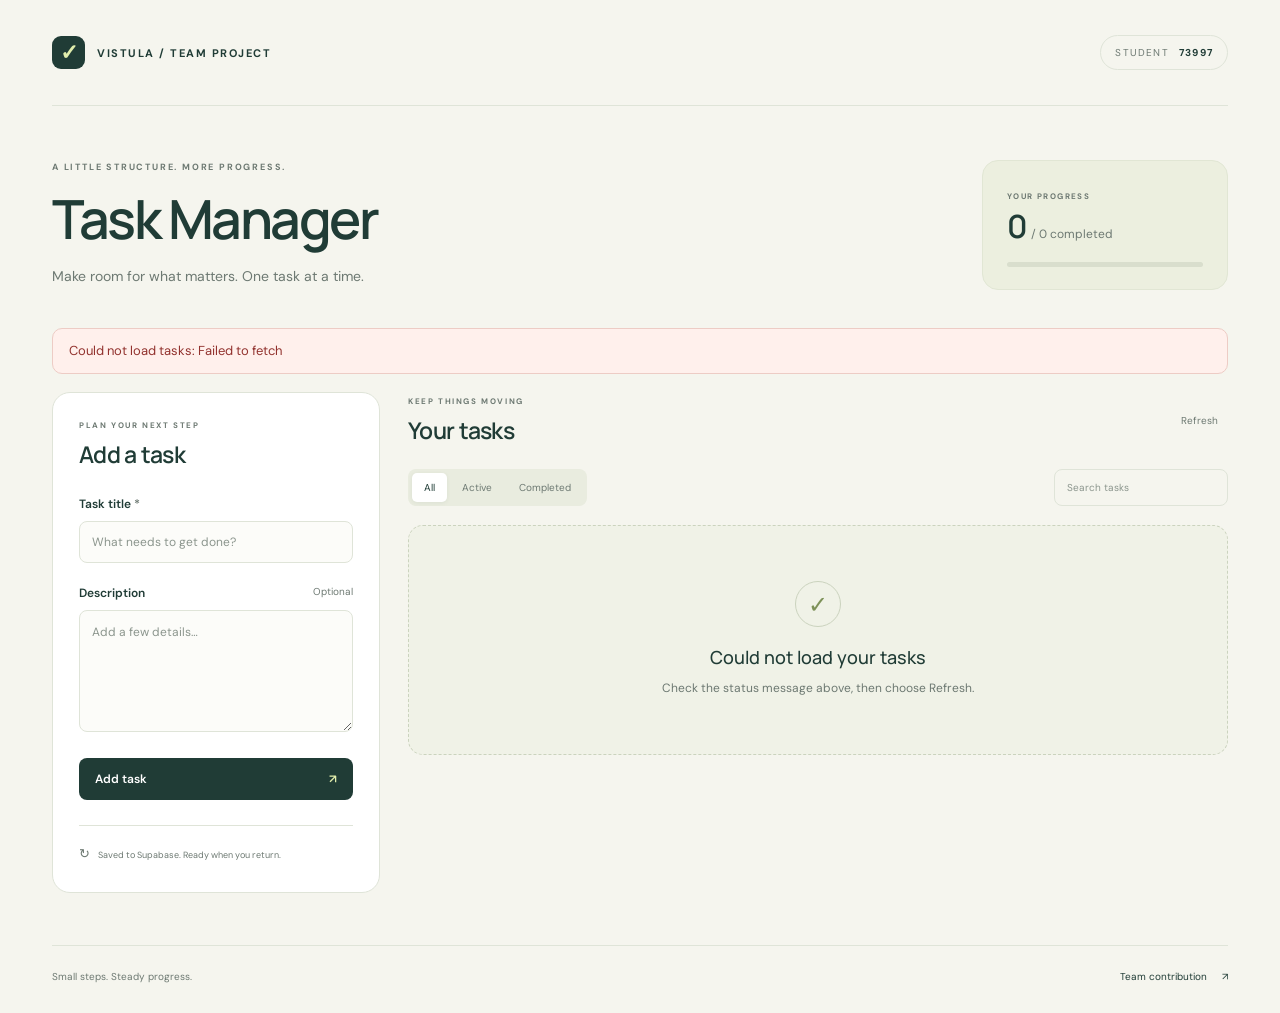
<file: index.html>
<!DOCTYPE html>
<html lang="en">
<head>
  <meta charset="UTF-8">
  <meta name="viewport" content="width=device-width, initial-scale=1.0">
  <meta name="theme-color" content="#203c36">
  <title>Task Manager · Student 73997</title>
  <link rel="stylesheet" href="style.css">
  <script src="app.js" defer></script>
</head>
<body>
  <div class="app-shell">
    <header class="page-header">
      <a class="wordmark" href="index.html" aria-label="Task Manager home"><span class="brand-mark" aria-hidden="true">✓</span> VISTULA / TEAM PROJECT</a>
      <p class="student-badge">STUDENT <span id="student-id">73997</span></p>
    </header>
    <main>
      <section class="intro" aria-labelledby="page-title">
        <div><p class="eyebrow">A LITTLE STRUCTURE. MORE PROGRESS.</p><h1 id="page-title">Task Manager</h1><p class="intro-copy">Make room for what matters. One task at a time.</p></div>
        <div class="progress-card"><span class="eyebrow">YOUR PROGRESS</span><p><strong id="completed-count">0</strong><span> / <span id="total-count">0</span> completed</span></p><progress id="task-progress" max="1" value="0" aria-label="Completed tasks"></progress></div>
      </section>
      <p id="status-message" class="status-message" role="status" aria-live="polite"></p>
      <div class="workspace">
        <section class="form-panel" aria-labelledby="form-heading">
          <p class="eyebrow">PLAN YOUR NEXT STEP</p><h2 id="form-heading">Add a task</h2>
          <form id="task-form">
            <label for="task-title">Task title <span aria-hidden="true">*</span></label>
            <input id="task-title" name="title" type="text" required maxlength="200" placeholder="What needs to get done?" autocomplete="off">
            <label for="task-description">Description <span class="optional">Optional</span></label>
            <textarea id="task-description" name="description" rows="5" maxlength="4000" placeholder="Add a few details…"></textarea>
            <button id="task-submit" type="submit" class="primary-button" disabled>Add task <span aria-hidden="true">↗</span></button>
            <button id="cancel-edit" type="button" class="secondary-button" hidden>Cancel editing</button>
          </form>
          <p class="storage-note"><span aria-hidden="true">↻</span> Saved to Supabase. Ready when you return.</p>
        </section>
        <section class="list-panel" aria-labelledby="list-heading" aria-busy="true">
          <div class="list-header"><div><p class="eyebrow">KEEP THINGS MOVING</p><h2 id="list-heading">Your tasks</h2></div><button id="refresh-tasks" type="button" class="text-button" disabled>Refresh</button></div>
          <div class="list-tools"><div class="filters" role="group" aria-label="Filter tasks"><button type="button" data-filter="all" aria-pressed="true">All</button><button type="button" data-filter="active" aria-pressed="false">Active</button><button type="button" data-filter="completed" aria-pressed="false">Completed</button></div><label class="search-label" for="task-search"><span class="sr-only">Search tasks</span><input id="task-search" type="search" placeholder="Search tasks"></label></div>
          <ul id="task-list" aria-label="Tasks"></ul>
          <div id="empty-state" class="empty-state"><span class="empty-icon" aria-hidden="true">✓</span><h3 id="empty-title">Loading your tasks…</h3><p id="empty-description">Getting everything ready.</p></div>
          <p id="visible-count" class="visible-count"></p>
        </section>
      </div>
    </main>
    <footer><span>Small steps. Steady progress.</span><a id="contribution-link" href="contribution.html">Team contribution <span aria-hidden="true">↗</span></a></footer>
  </div>
</body>
</html>
</file>
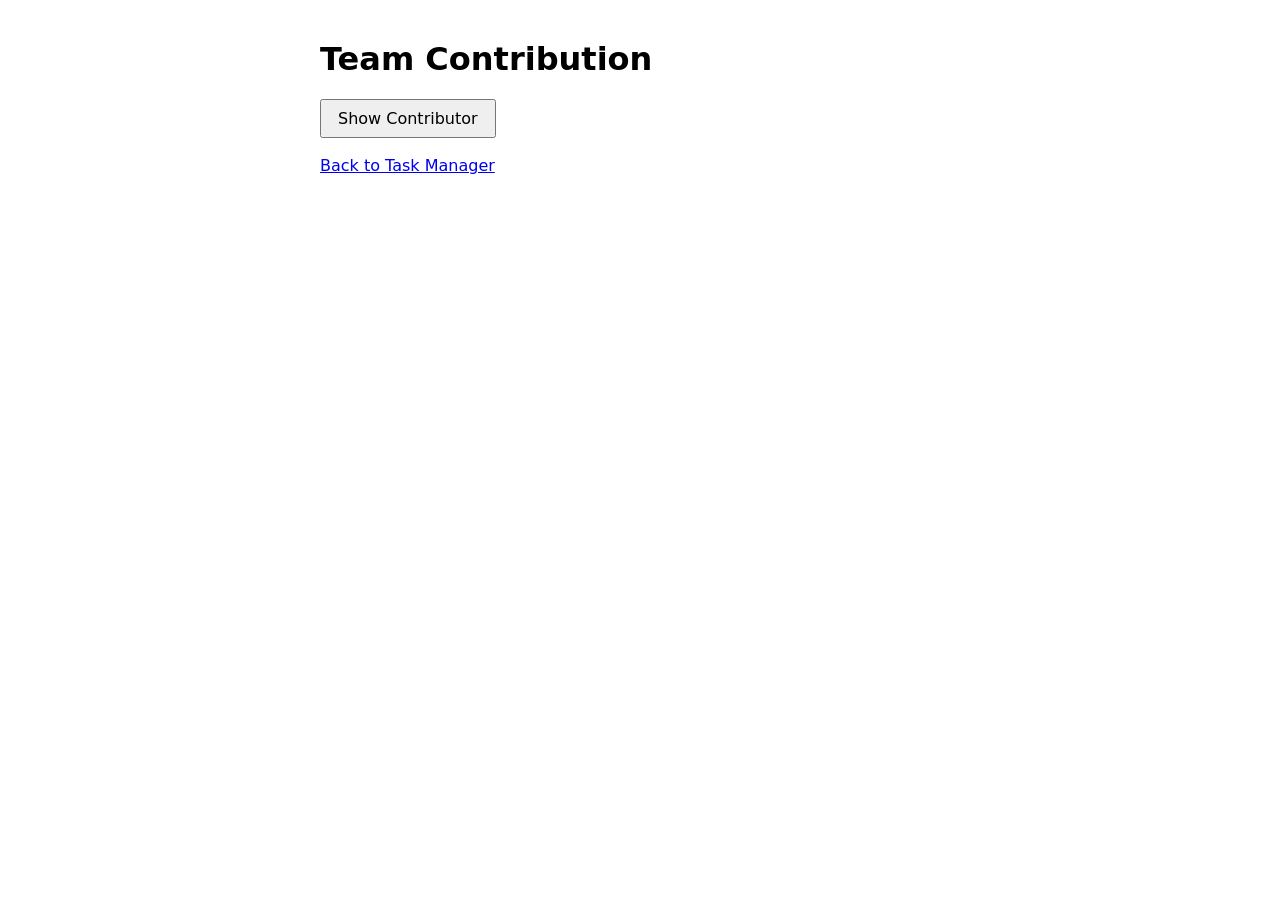
<file: contribution.html>
<!DOCTYPE html>
<html lang="en">
<head>
  <meta charset="UTF-8">
  <meta name="viewport" content="width=device-width, initial-scale=1.0">
  <title>Team Contribution</title>
  <style>
    body { font-family: system-ui, -apple-system, "Segoe UI", Roboto, sans-serif; max-width: 640px; margin: 40px auto; padding: 0 16px; }
    button { padding: 8px 16px; font: inherit; cursor: pointer; }
    #contributor-student-id { margin-top: 16px; font-size: 1.1rem; font-weight: 600; }
  </style>
</head>
<body>
  <h1>Team Contribution</h1>

  <button id="load-contributor" type="button">Show Contributor</button>
  <p id="contributor-student-id"></p>

  <p><a href="index.html">Back to Task Manager</a></p>

  <script>
    document.getElementById('load-contributor').addEventListener('click', async () => {
      const output = document.getElementById('contributor-student-id');
      try {
        const response = await fetch('contribution.json', { cache: 'no-store' });
        if (!response.ok) throw new Error(`HTTP ${response.status}`);
        const data = await response.json();
        output.textContent = `Contributor Student ID: ${data.contributorStudentId}`;
      } catch (error) {
        output.textContent = `Could not load contributor: ${error.message}`;
      }
    });
  </script>
</body>
</html>
</file>
<file: style.css>
@import url('https://fonts.googleapis.com/css2?family=DM+Sans:wght@400;500;600;700&family=Manrope:wght@400;500;600;700;800&display=swap');
:root{color-scheme:light;--ink:#203c36;--muted:#6d7972;--paper:#f5f5ee;--line:#dfe4d8;--accent:#e0edac;--white:#fff;--red:#a33132;font-family:'DM Sans',sans-serif;color:var(--ink);background:var(--paper)}
*{box-sizing:border-box}body{margin:0}button,input,textarea{font:inherit}button,a,input,textarea{touch-action:manipulation}button{cursor:pointer}button:disabled{opacity:.5;cursor:wait}a{color:inherit}button:focus-visible,a:focus-visible,input:focus-visible,textarea:focus-visible{outline:3px solid #748d37;outline-offset:3px}[hidden]{display:none!important}.app-shell{max-width:1256px;margin:auto;padding:0 40px}.page-header{display:flex;justify-content:space-between;align-items:center;gap:20px;min-height:106px;border-bottom:1px solid var(--line)}.wordmark{display:flex;align-items:center;gap:12px;text-decoration:none;font-size:11px;font-weight:700;letter-spacing:1.5px}.brand-mark{display:grid;place-items:center;width:33px;height:33px;background:var(--ink);color:var(--accent);border-radius:9px;font-size:22px;letter-spacing:0}.student-badge{font-size:10px;letter-spacing:1.2px;color:var(--muted);border:1px solid var(--line);border-radius:20px;padding:10px 14px;white-space:nowrap}.student-badge span{color:var(--ink);font-weight:700;margin-left:6px}.intro{display:flex;align-items:center;justify-content:space-between;gap:32px;padding:54px 0 38px}.eyebrow{font-size:9px;letter-spacing:1.8px;font-weight:700;color:var(--muted);margin:0 0 14px}h1,h2,h3{font-family:Manrope,sans-serif}h1{font-size:clamp(36px,5vw,54px);font-weight:600;letter-spacing:-2.5px;line-height:1.15;margin:0}.intro-copy{color:var(--muted);font-size:14px;line-height:1.7;margin:16px 0 0}.progress-card{width:246px;flex-shrink:0;background:#ecefdf;border:1px solid #e1e6d4;border-radius:16px;padding:22px 24px}.progress-card .eyebrow{font-size:8px;letter-spacing:1.4px}.progress-card p{margin:0 0 14px}.progress-card strong{font-family:Manrope,sans-serif;font-size:32px;font-weight:600}.progress-card p span{font-size:12px;color:var(--muted)}progress{width:100%;height:5px;appearance:none;border:none;display:block;border-radius:10px;overflow:hidden;background:#d9decd}progress::-webkit-progress-bar{background:#d9decd}progress::-webkit-progress-value{background:var(--ink)}progress::-moz-progress-bar{background:var(--ink)}.status-message{font-size:13px;line-height:1.5;margin:0 0 18px;padding:12px 16px;border:1px solid var(--line);border-radius:10px;background:#ecf1e5;overflow-wrap:anywhere}.status-message:empty{display:none}.status-message.error{background:#fff0ec;color:#92322e;border-color:#edccc5}.workspace{display:grid;grid-template-columns:328px minmax(0,1fr);gap:28px;align-items:start}.form-panel{padding:27px 26px;background:var(--white);border:1px solid var(--line);border-radius:18px}.form-panel .eyebrow,.list-header .eyebrow{font-size:8px;letter-spacing:1.6px;margin-bottom:10px}h2{font-size:23px;letter-spacing:-.7px;line-height:1.3;margin:0 0 27px;font-weight:600}label{display:block;font-size:12px;font-weight:600;margin-bottom:9px}label>span{color:var(--muted)}.optional{float:right;font-size:10px;font-weight:400}input,textarea{width:100%;border:1px solid var(--line);background:#fcfcf9;border-radius:8px;padding:12px;font-size:12px;color:var(--ink)}input::placeholder,textarea::placeholder{color:#8b958d}textarea{resize:vertical;min-height:100px;line-height:1.6}#task-title{margin-bottom:22px}.primary-button{margin-top:21px;padding:13px 16px;display:flex;justify-content:space-between;width:100%;border:none;border-radius:8px;background:var(--ink);color:white;font-size:12px;font-weight:600}.primary-button:hover{background:#304e44}.primary-button span{color:var(--accent)}.secondary-button{width:100%;background:transparent;border:1px solid var(--line);border-radius:8px;padding:10px;margin-top:10px;font-size:12px;color:var(--ink)}.storage-note{font-size:9px;line-height:1.7;color:var(--muted);margin:25px 0 0;border-top:1px solid var(--line);padding-top:17px}.storage-note span{font-size:13px;margin-right:6px}.list-panel{min-width:0}.list-header{display:flex;justify-content:space-between;align-items:center;padding:4px 0 0}.list-header h2{margin-bottom:0}.text-button{font-size:10px;background:transparent;border:none;color:var(--muted);padding:10px}.text-button:hover{text-decoration:underline}.list-tools{display:flex;align-items:center;justify-content:space-between;gap:12px;margin:24px 0 19px}.filters{display:flex;gap:3px;background:#e9ecdf;border-radius:8px;padding:4px}.filters button{border:none;background:transparent;color:var(--muted);border-radius:5px;padding:8px 12px;font-size:10px}.filters button[aria-pressed=true]{background:var(--white);color:var(--ink);box-shadow:0 1px 4px #203c3610}.search-label{margin:0;width:174px;min-width:90px}.search-label input{font-weight:400;font-size:10px;padding:11px 12px;background:transparent}#task-list{list-style:none;margin:0;padding:0;display:grid;gap:12px}.task-item{background:var(--white);border:1px solid var(--line);border-radius:13px;padding:21px 22px;display:flex;align-items:flex-start;justify-content:space-between;gap:18px}.task-content{min-width:0;flex:1}.task-status{display:inline-block;font-size:8px;font-weight:600;letter-spacing:.2px;color:#67713e;background:#f0f0d7;border-radius:4px;padding:4px 7px}.task-title{font-size:15px;font-weight:600;margin:11px 0 7px;letter-spacing:-.2px;overflow-wrap:anywhere}.task-description{font-size:11px;color:var(--muted);line-height:1.7;margin:0;white-space:pre-wrap;overflow-wrap:anywhere}.task-actions{display:flex;justify-content:flex-end;flex-wrap:wrap;gap:7px;max-width:165px;padding-top:3px}.task-actions button{font-size:9px;padding:7px 9px;border:1px solid var(--line);border-radius:6px;background:white;color:var(--muted)}.task-actions .toggle-task{background:var(--accent);border-color:var(--accent);color:var(--ink)}.task-actions .delete-task{color:var(--red)}.task-actions button:hover{border-color:var(--ink)}.is-complete{background:#f9faf5}.is-complete .task-status{background:#e5eddd;color:#4a6b47}.is-complete .task-title{text-decoration:line-through;color:var(--muted)}.is-complete .toggle-task{background:transparent;border-color:var(--line);color:var(--muted)}.empty-state{border:1px dashed #cbd3be;border-radius:15px;padding:55px 20px;text-align:center;background:#f0f2e7}.empty-icon{display:grid;place-items:center;margin:0 auto 18px;border:1px solid #cbd3be;width:46px;height:46px;border-radius:50%;color:#7d9158;font-size:24px}.empty-state h3{font-size:18px;font-weight:500;margin:0 0 10px}.empty-state p{font-size:12px;color:var(--muted);line-height:1.6;margin:0}.visible-count{font-size:9px;color:var(--muted);text-align:right;margin:15px 1px 0}footer{border-top:1px solid var(--line);margin:52px 0 0;padding:24px 0 30px;display:flex;justify-content:space-between;gap:20px;font-size:10px;color:var(--muted)}footer a{text-decoration:none;color:var(--ink)}footer a:hover{text-decoration:underline}footer a span{margin-left:12px}.sr-only{position:absolute;width:1px;height:1px;overflow:hidden;clip:rect(0,0,0,0);white-space:nowrap}
@media(min-width:1500px){.app-shell{padding-top:20px}}
@media(max-width:950px){.app-shell{padding:0 25px}.workspace{grid-template-columns:290px minmax(0,1fr);gap:20px}.form-panel{padding:25px 21px}.list-tools{align-items:stretch;flex-direction:column}.search-label{width:100%}.filters{width:max-content}.task-item{flex-direction:column;gap:14px}.task-actions{max-width:none;justify-content:flex-start;padding:0}.intro{gap:25px}.progress-card{width:210px}}
@media(max-width:650px){.app-shell{padding:0 20px}.page-header{min-height:83px}.wordmark{font-size:8px;letter-spacing:.8px;gap:8px}.student-badge{padding:8px 10px;font-size:8px}.brand-mark{width:28px;height:28px;font-size:19px}.intro{padding:35px 0 27px;align-items:stretch;flex-direction:column;gap:25px}h1{letter-spacing:-1.5px}.intro-copy{font-size:13px;margin-top:12px}.progress-card{width:100%;padding:17px 20px}.progress-card .eyebrow{margin-bottom:5px}.progress-card strong{font-size:26px}.workspace{grid-template-columns:1fr;gap:31px}.form-panel{padding:24px}.form-panel h2{margin-bottom:21px}.storage-note{margin-top:20px}.list-tools{flex-direction:row;align-items:center}.filters button{padding:8px 9px}.search-label{width:130px}.task-item{padding:20px}.task-actions button{font-size:10px;padding:8px 10px}footer{margin-top:35px;font-size:9px}.eyebrow{font-size:8px}}
@media(prefers-reduced-motion:no-preference){button,a{transition:background-color .15s,border-color .15s}}
</file>
